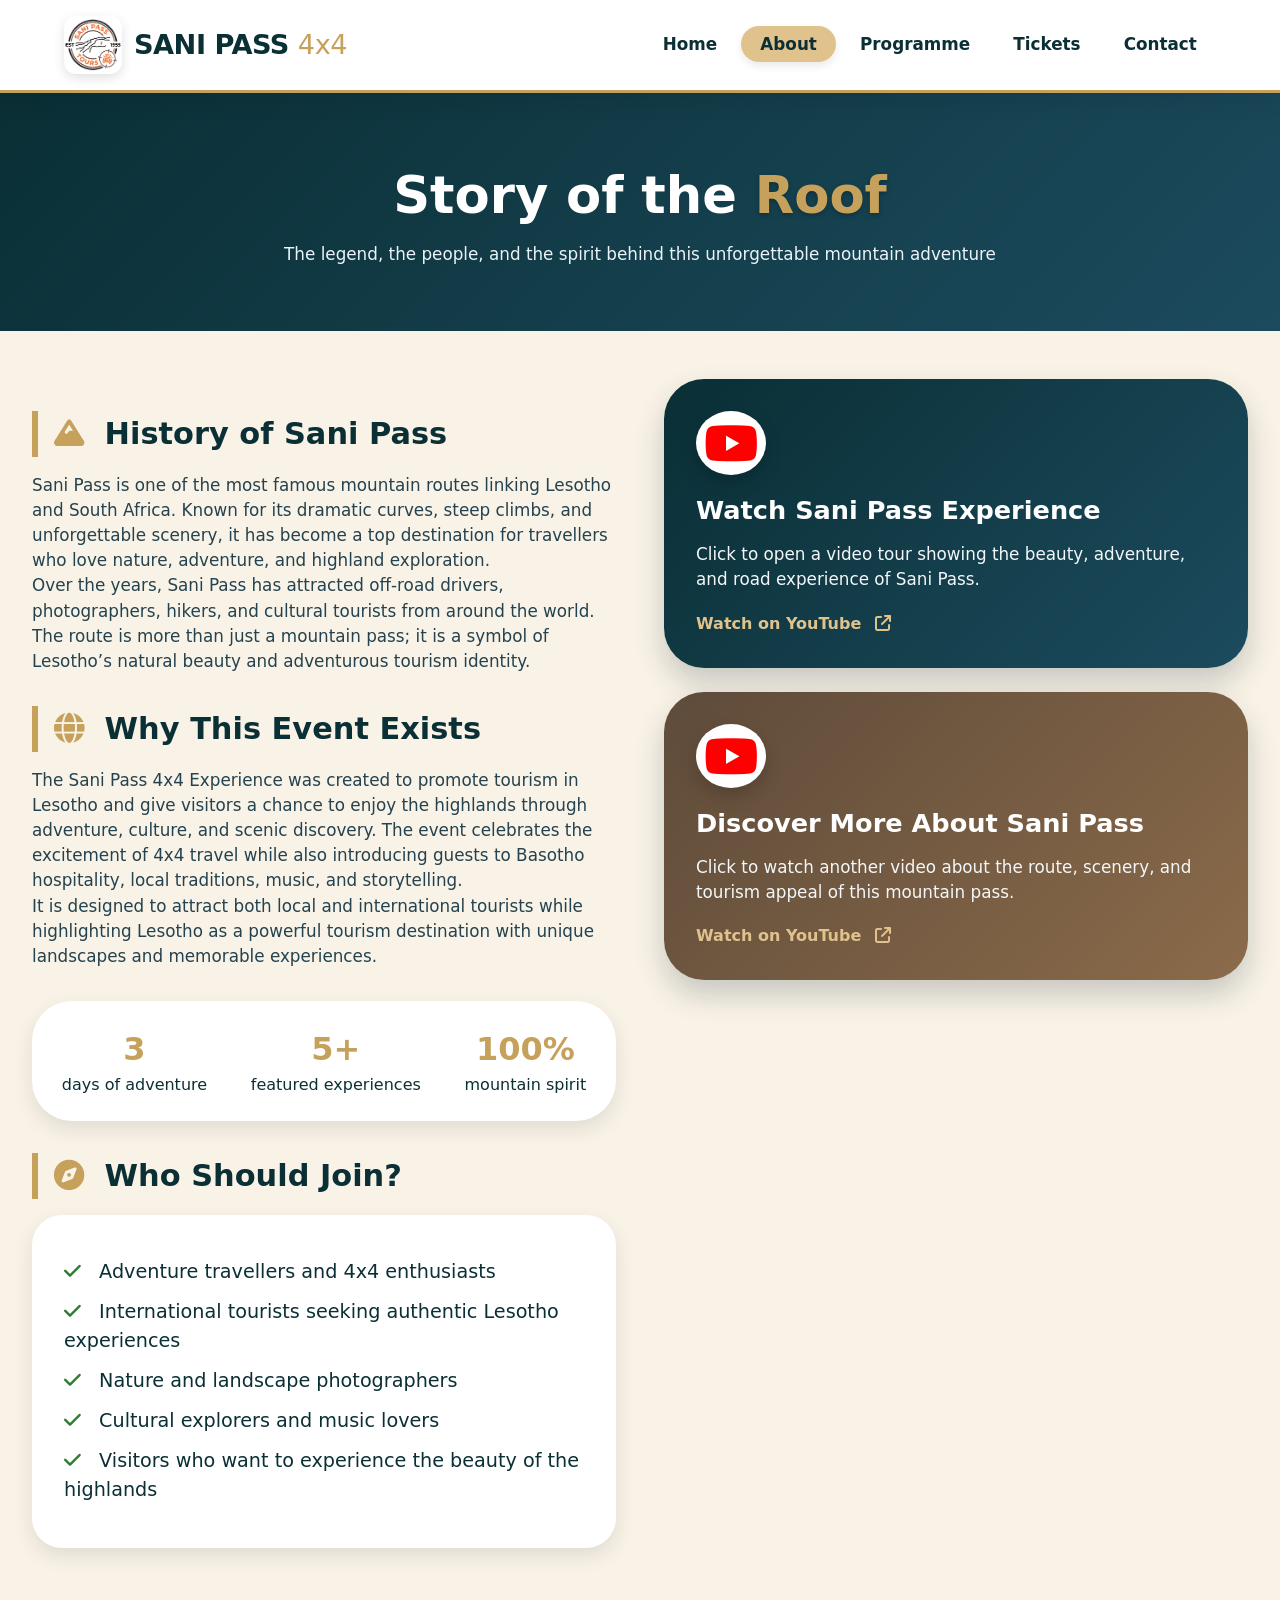
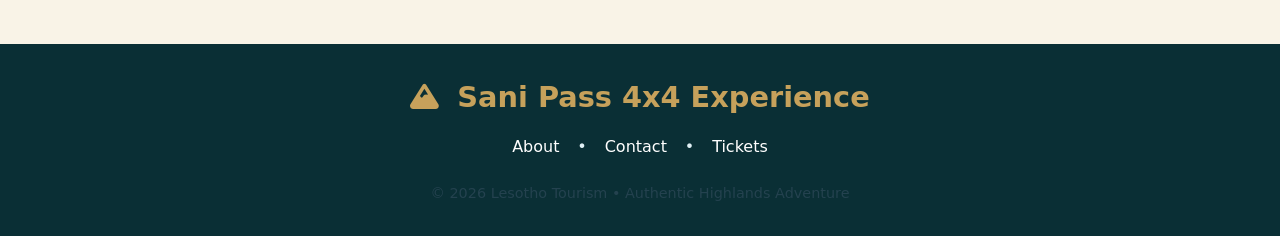
<file: about.html>
<!DOCTYPE html>
<html lang="en">
<head>
    <meta charset="UTF-8">
    <meta name="viewport" content="width=device-width, initial-scale=1.0">
    <title>About | Sani Pass 4x4</title>
    <link rel="stylesheet" href="https://cdnjs.cloudflare.com/ajax/libs/font-awesome/6.5.1/css/all.min.css">
    <link rel="stylesheet" href="style.css">
</head>
<body>
    <header>
        <div class="logo">
            <img src="images/logo.png" alt="Sani Pass Lesotho Private Tours Logo" class="logo-image">
            <span>SANI PASS <span class="logo-light">4x4</span></span>
        </div>

        <nav>
            <ul>
                <li><a href="index.html">Home</a></li>
                <li><a href="about.html" class="active">About</a></li>
                <li><a href="programme.html">Programme</a></li>
                <li><a href="tickets.html">Tickets</a></li>
                <li><a href="contact.html">Contact</a></li>
            </ul>
        </nav>
    </header>

    <main>
        <section class="page-header">
            <h1>Story of the <span class="text-gold">Roof</span></h1>
            <p>The legend, the people, and the spirit behind this unforgettable mountain adventure</p>
        </section>

        <div class="container about-wrapper">
            <div class="about-text-block">
                <h2><i class="fa-solid fa-mountain"></i> History of Sani Pass</h2>
                <p>
                    Sani Pass is one of the most famous mountain routes linking Lesotho and South Africa.
                    Known for its dramatic curves, steep climbs, and unforgettable scenery, it has become
                    a top destination for travellers who love nature, adventure, and highland exploration.
                </p>

                <p>
                    Over the years, Sani Pass has attracted off-road drivers, photographers, hikers,
                    and cultural tourists from around the world. The route is more than just a mountain pass;
                    it is a symbol of Lesotho’s natural beauty and adventurous tourism identity.
                </p>
                
                <h2><i class="fa-solid fa-globe"></i> Why This Event Exists</h2>
                <p>
                    The Sani Pass 4x4 Experience was created to promote tourism in Lesotho and give visitors
                    a chance to enjoy the highlands through adventure, culture, and scenic discovery.
                    The event celebrates the excitement of 4x4 travel while also introducing guests to
                    Basotho hospitality, local traditions, music, and storytelling.
                </p>

                <p>
                    It is designed to attract both local and international tourists while highlighting
                    Lesotho as a powerful tourism destination with unique landscapes and memorable experiences.
                </p>

                <div class="impact-stats">
                    <div>
                        <span class="stat-number">3</span>
                        <span>days of adventure</span>
                    </div>
                    <div>
                        <span class="stat-number">5+</span>
                        <span>featured experiences</span>
                    </div>
                    <div>
                        <span class="stat-number">100%</span>
                        <span>mountain spirit</span>
                    </div>
                </div>

                <h2><i class="fa-solid fa-compass"></i> Who Should Join?</h2>
                <ul class="check-list">
                    <li><i class="fa-solid fa-check"></i> Adventure travellers and 4x4 enthusiasts</li>
                    <li><i class="fa-solid fa-check"></i> International tourists seeking authentic Lesotho experiences</li>
                    <li><i class="fa-solid fa-check"></i> Nature and landscape photographers</li>
                    <li><i class="fa-solid fa-check"></i> Cultural explorers and music lovers</li>
                    <li><i class="fa-solid fa-check"></i> Visitors who want to experience the beauty of the highlands</li>
                </ul>
            </div>

            <div class="about-image-stack">
                <a href="https://youtu.be/6qPSm71dCRs?si=W6N2Muh5PGU_of45" target="_blank" class="video-card">
                    <div class="video-card-inner">
                        <div class="video-icon">
                            <i class="fa-brands fa-youtube"></i>
                        </div>
                        <h3>Watch Sani Pass Experience</h3>
                        <p>Click to open a video tour showing the beauty, adventure, and road experience of Sani Pass.</p>
                        <span class="video-link-text">Watch on YouTube <i class="fa-solid fa-arrow-up-right-from-square"></i></span>
                    </div>
                </a>

                <a href="https://youtu.be/giAut-u_QPY?si=HbiwRBv2x0h_iF8l" target="_blank" class="video-card video-card-secondary">
                    <div class="video-card-inner">
                        <div class="video-icon">
                            <i class="fa-brands fa-youtube"></i>
                        </div>
                        <h3>Discover More About Sani Pass</h3>
                        <p>Click to watch another video about the route, scenery, and tourism appeal of this mountain pass.</p>
                        <span class="video-link-text">Watch on YouTube <i class="fa-solid fa-arrow-up-right-from-square"></i></span>
                    </div>
                </a>
            </div>
        </div>
    </main>

    <footer>
        <div class="footer-content">
            <div class="footer-logo"><i class="fa-solid fa-mountain"></i> Sani Pass 4x4 Experience</div>
            <div class="footer-links">
                <a href="about.html">About</a> • <a href="contact.html">Contact</a> • <a href="tickets.html">Tickets</a>
            </div>
            <p class="footer-copy">© 2026 Lesotho Tourism • Authentic Highlands Adventure</p>
        </div>
    </footer>
</body>
</html>
</file>
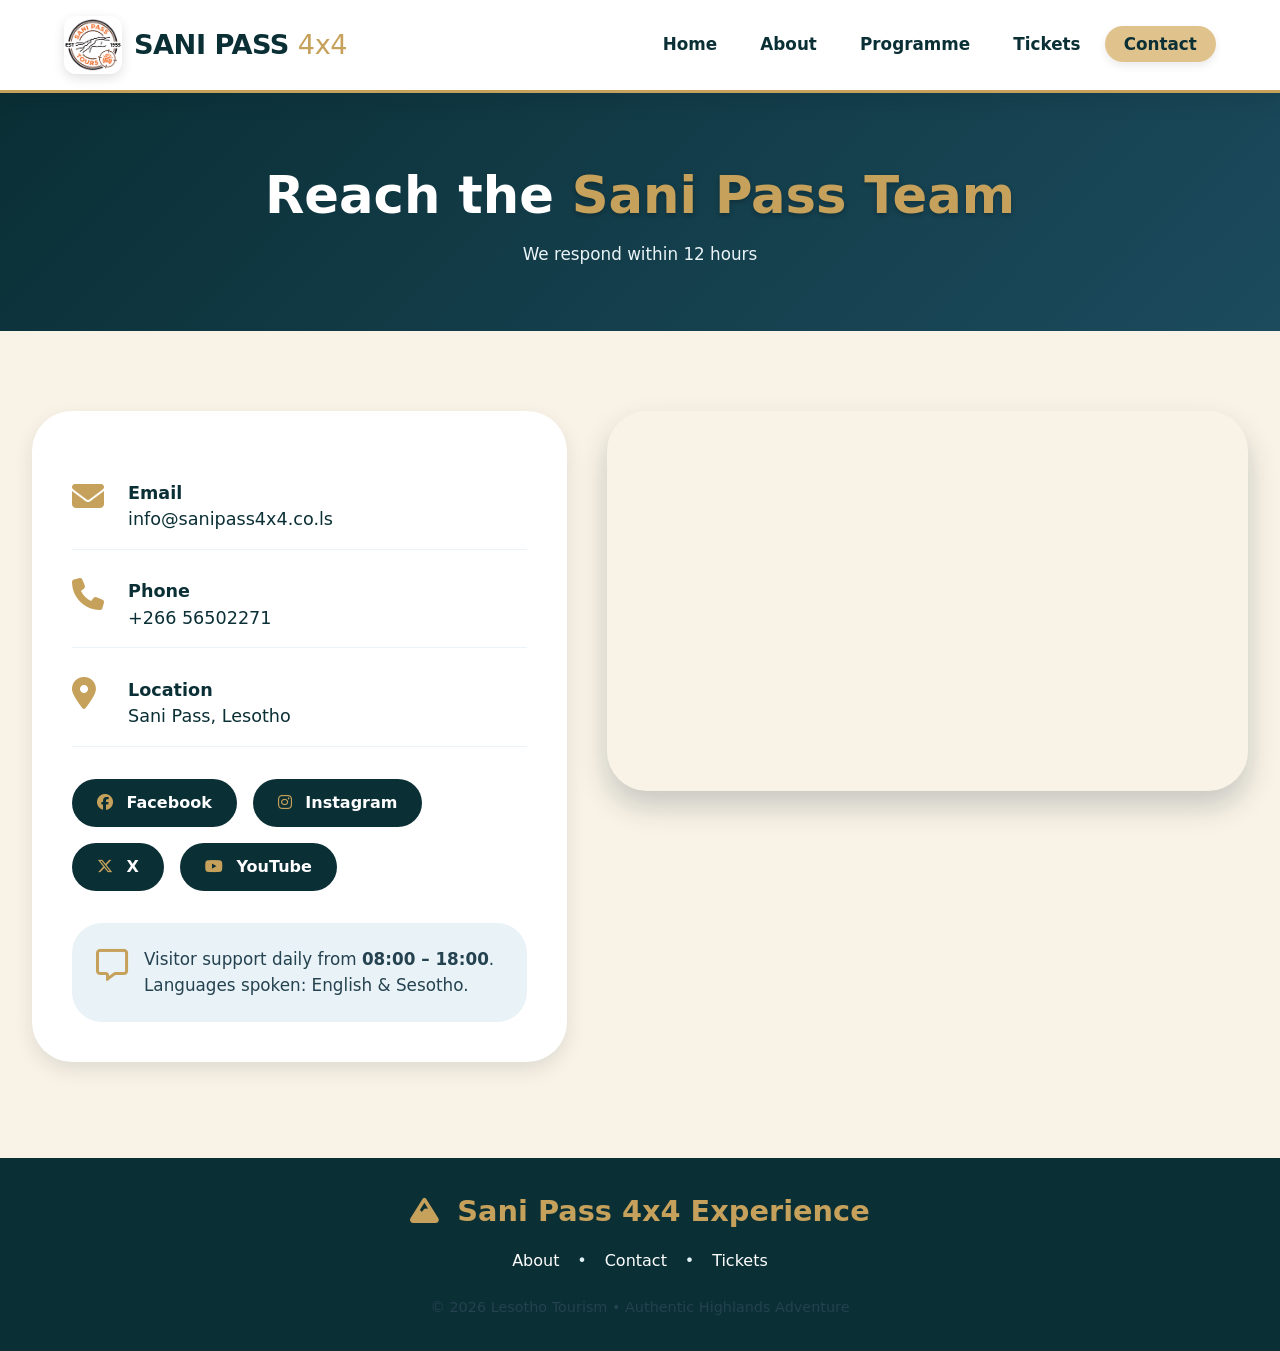
<file: contact.html>
<!DOCTYPE html>
<html lang="en">
<head>
<meta charset="UTF-8">
<meta name="viewport" content="width=device-width, initial-scale=1.0">
<title>Contact | Sani Pass 4x4</title>

<link rel="stylesheet" href="https://cdnjs.cloudflare.com/ajax/libs/font-awesome/6.5.1/css/all.min.css">
<link rel="stylesheet" href="style.css">

</head>
<body>

<header>

<div class="logo">
<img src="images/logo.png" alt="Sani Pass Logo" class="logo-image">
<span>SANI PASS <span class="logo-light">4x4</span></span>
</div>

<nav>
<ul>
<li><a href="index.html">Home</a></li>
<li><a href="about.html">About</a></li>
<li><a href="programme.html">Programme</a></li>
<li><a href="tickets.html">Tickets</a></li>
<li><a href="contact.html" class="active">Contact</a></li>
</ul>
</nav>

</header>

<main>

<section class="page-header">
<h1>Reach the <span class="text-gold">Sani Pass Team</span></h1>
<p>We respond within 12 hours</p>
</section>

<div class="container contact-grid">

<div class="contact-details">

<div class="detail-item">
<div class="icon"><i class="fa-solid fa-envelope"></i></div>
<div>
<strong>Email</strong><br>
info@sanipass4x4.co.ls
</div>
</div>

<div class="detail-item">
<div class="icon"><i class="fa-solid fa-phone"></i></div>
<div>
<strong>Phone</strong><br>
+266 56502271
</div>
</div>

<div class="detail-item">
<div class="icon"><i class="fa-solid fa-location-dot"></i></div>
<div>
<strong>Location</strong><br>
Sani Pass, Lesotho
</div>
</div>

<div class="social-row">

<a href="https://facebook.com" target="_blank" class="social-icon">
<i class="fa-brands fa-facebook"></i> Facebook
</a>

<a href="https://instagram.com" target="_blank" class="social-icon">
<i class="fa-brands fa-instagram"></i> Instagram
</a>

<a href="https://x.com" target="_blank" class="social-icon">
<i class="fa-brands fa-x-twitter"></i> X
</a>

<a href="https://youtube.com" target="_blank" class="social-icon">
<i class="fa-brands fa-youtube"></i> YouTube
</a>

</div>

<div class="support-box">
<div class="icon"><i class="fa-regular fa-message"></i></div>
<p>
Visitor support daily from <strong>08:00 – 18:00</strong>.<br>
Languages spoken: English & Sesotho.
</p>
</div>

</div>

<div class="map-container">

<iframe
src="https://www.google.com/maps?q=Sani%20Pass%20Lesotho&output=embed"
allowfullscreen=""
loading="lazy">
</iframe>

</div>

</div>

</main>

<footer>

<div class="footer-content">

<div class="footer-logo">
<i class="fa-solid fa-mountain"></i> Sani Pass 4x4 Experience
</div>

<div class="footer-links">
<a href="about.html">About</a> •
<a href="contact.html">Contact</a> •
<a href="tickets.html">Tickets</a>
</div>

<p class="footer-copy">
© 2026 Lesotho Tourism • Authentic Highlands Adventure
</p>

</div>

</footer>

</body>
</html>
</file>
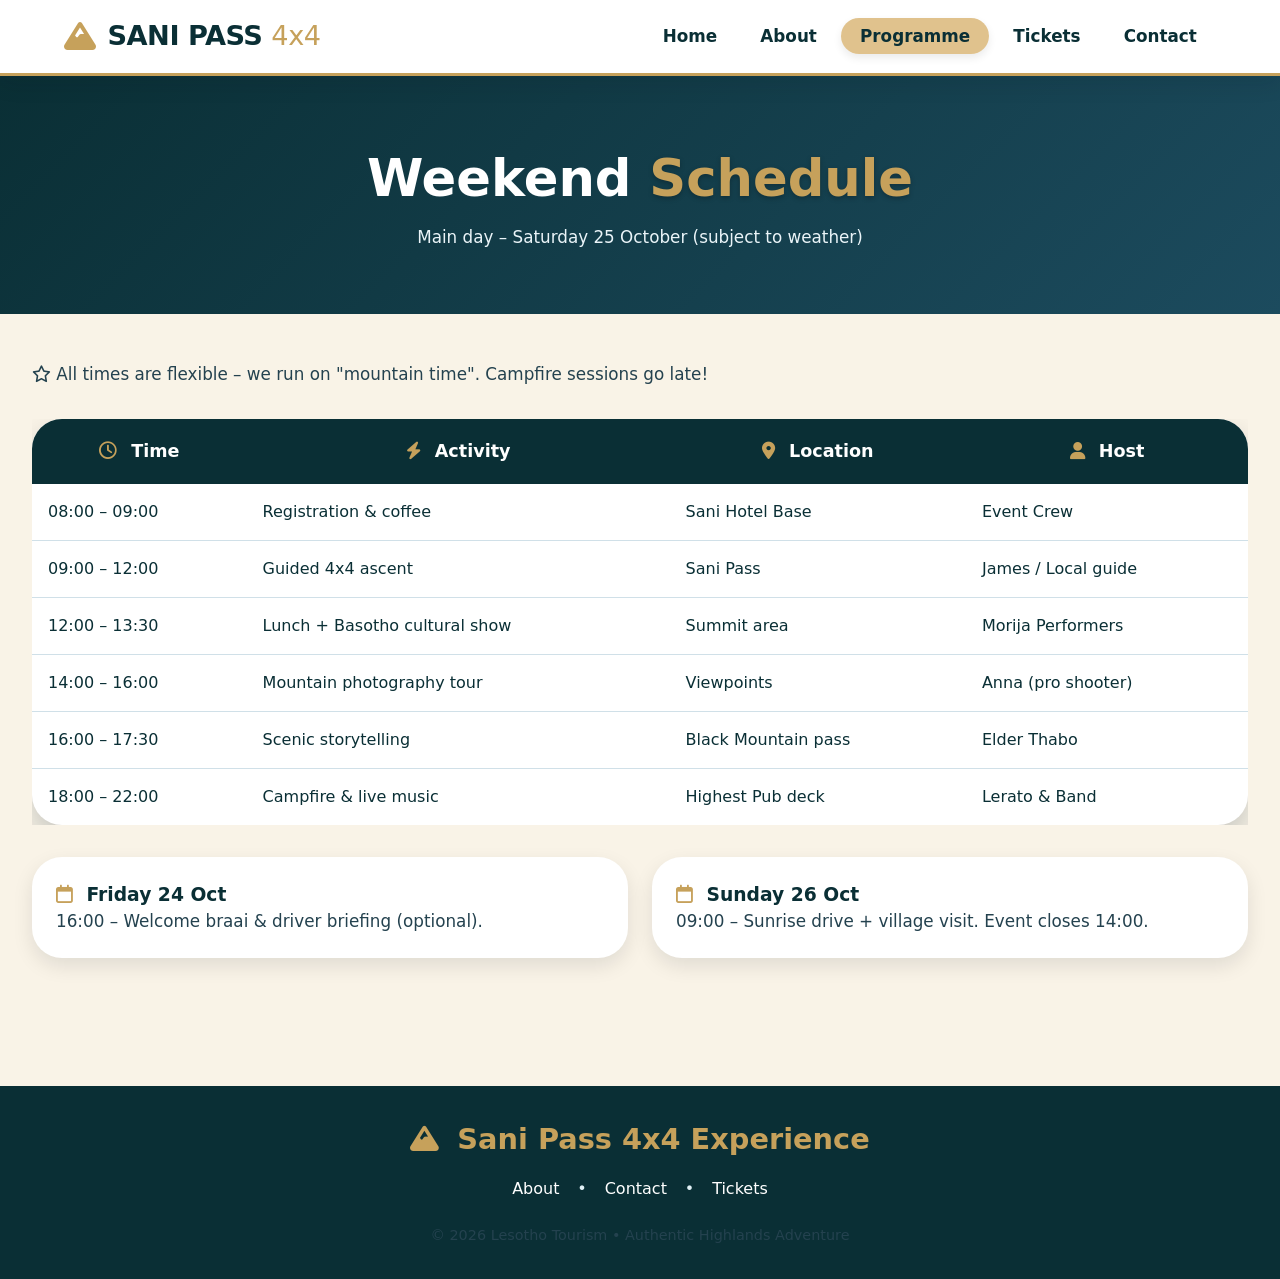
<file: programme.html>
<!-- ========== programme.html ========== -->
<!DOCTYPE html>
<html lang="en">
<head>
    <meta charset="UTF-8">
    <meta name="viewport" content="width=device-width, initial-scale=1.0">
    <title>Programme | Sani Pass 4x4</title>
    <!-- Font Awesome 6 CDN -->
    <link rel="stylesheet" href="https://cdnjs.cloudflare.com/ajax/libs/font-awesome/6.5.1/css/all.min.css">
    <link rel="stylesheet" href="style.css">
</head>
<body>
    <header>
        <div class="logo">
            <i class="fa-solid fa-mountain logo-icon"></i> 
            <span>SANI PASS <span class="logo-light">4x4</span></span>
        </div>
        <nav>
            <ul>
                <li><a href="index.html">Home</a></li>
                <li><a href="about.html">About</a></li>
                <li><a href="programme.html" class="active">Programme</a></li>
                <li><a href="tickets.html">Tickets</a></li>
                <li><a href="contact.html">Contact</a></li>
            </ul>
        </nav>
    </header>

    <main>
        <section class="page-header">
            <h1>Weekend <span class="text-gold">Schedule</span></h1>
            <p>Main day – Saturday 25 October (subject to weather)</p>
        </section>

        <div class="container">
            <div class="schedule-intro">
                <p><i class="fa-regular fa-star"></i> All times are flexible – we run on "mountain time". Campfire sessions go late!</p>
            </div>

            <div class="table-container">
                <table class="programme-table">
                    <thead>
                        <tr><th><i class="fa-regular fa-clock"></i> Time</th><th><i class="fa-solid fa-bolt"></i> Activity</th><th><i class="fa-solid fa-location-dot"></i> Location</th><th><i class="fa-solid fa-user"></i> Host</th></tr>
                    </thead>
                    <tbody>
                        <tr><td>08:00 – 09:00</td><td>Registration & coffee</td><td>Sani Hotel Base</td><td>Event Crew</td></tr>
                        <tr><td>09:00 – 12:00</td><td>Guided 4x4 ascent</td><td>Sani Pass</td><td>James / Local guide</td></tr>
                        <tr><td>12:00 – 13:30</td><td>Lunch + Basotho cultural show</td><td>Summit area</td><td>Morija Performers</td></tr>
                        <tr><td>14:00 – 16:00</td><td>Mountain photography tour</td><td>Viewpoints</td><td>Anna (pro shooter)</td></tr>
                        <tr><td>16:00 – 17:30</td><td>Scenic storytelling</td><td>Black Mountain pass</td><td>Elder Thabo</td></tr>
                        <tr><td>18:00 – 22:00</td><td>Campfire & live music</td><td>Highest Pub deck</td><td>Lerato & Band</td></tr>
                    </tbody>
                </table>
            </div>

            <div class="extra-days">
                <div class="day-card">
                    <h3><i class="fa-regular fa-calendar"></i> Friday 24 Oct</h3>
                    <p>16:00 – Welcome braai & driver briefing (optional).</p>
                </div>
                <div class="day-card">
                    <h3><i class="fa-regular fa-calendar"></i> Sunday 26 Oct</h3>
                    <p>09:00 – Sunrise drive + village visit. Event closes 14:00.</p>
                </div>
            </div>
        </div>
    </main>

    <footer>
        <div class="footer-content">
            <div class="footer-logo"><i class="fa-solid fa-mountain"></i> Sani Pass 4x4 Experience</div>
            <div class="footer-links">
                <a href="about.html">About</a> • <a href="contact.html">Contact</a> • <a href="tickets.html">Tickets</a>
            </div>
            <p class="footer-copy">© 2026 Lesotho Tourism • Authentic Highlands Adventure</p>
        </div>
    </footer>
</body>
</html>
</file>
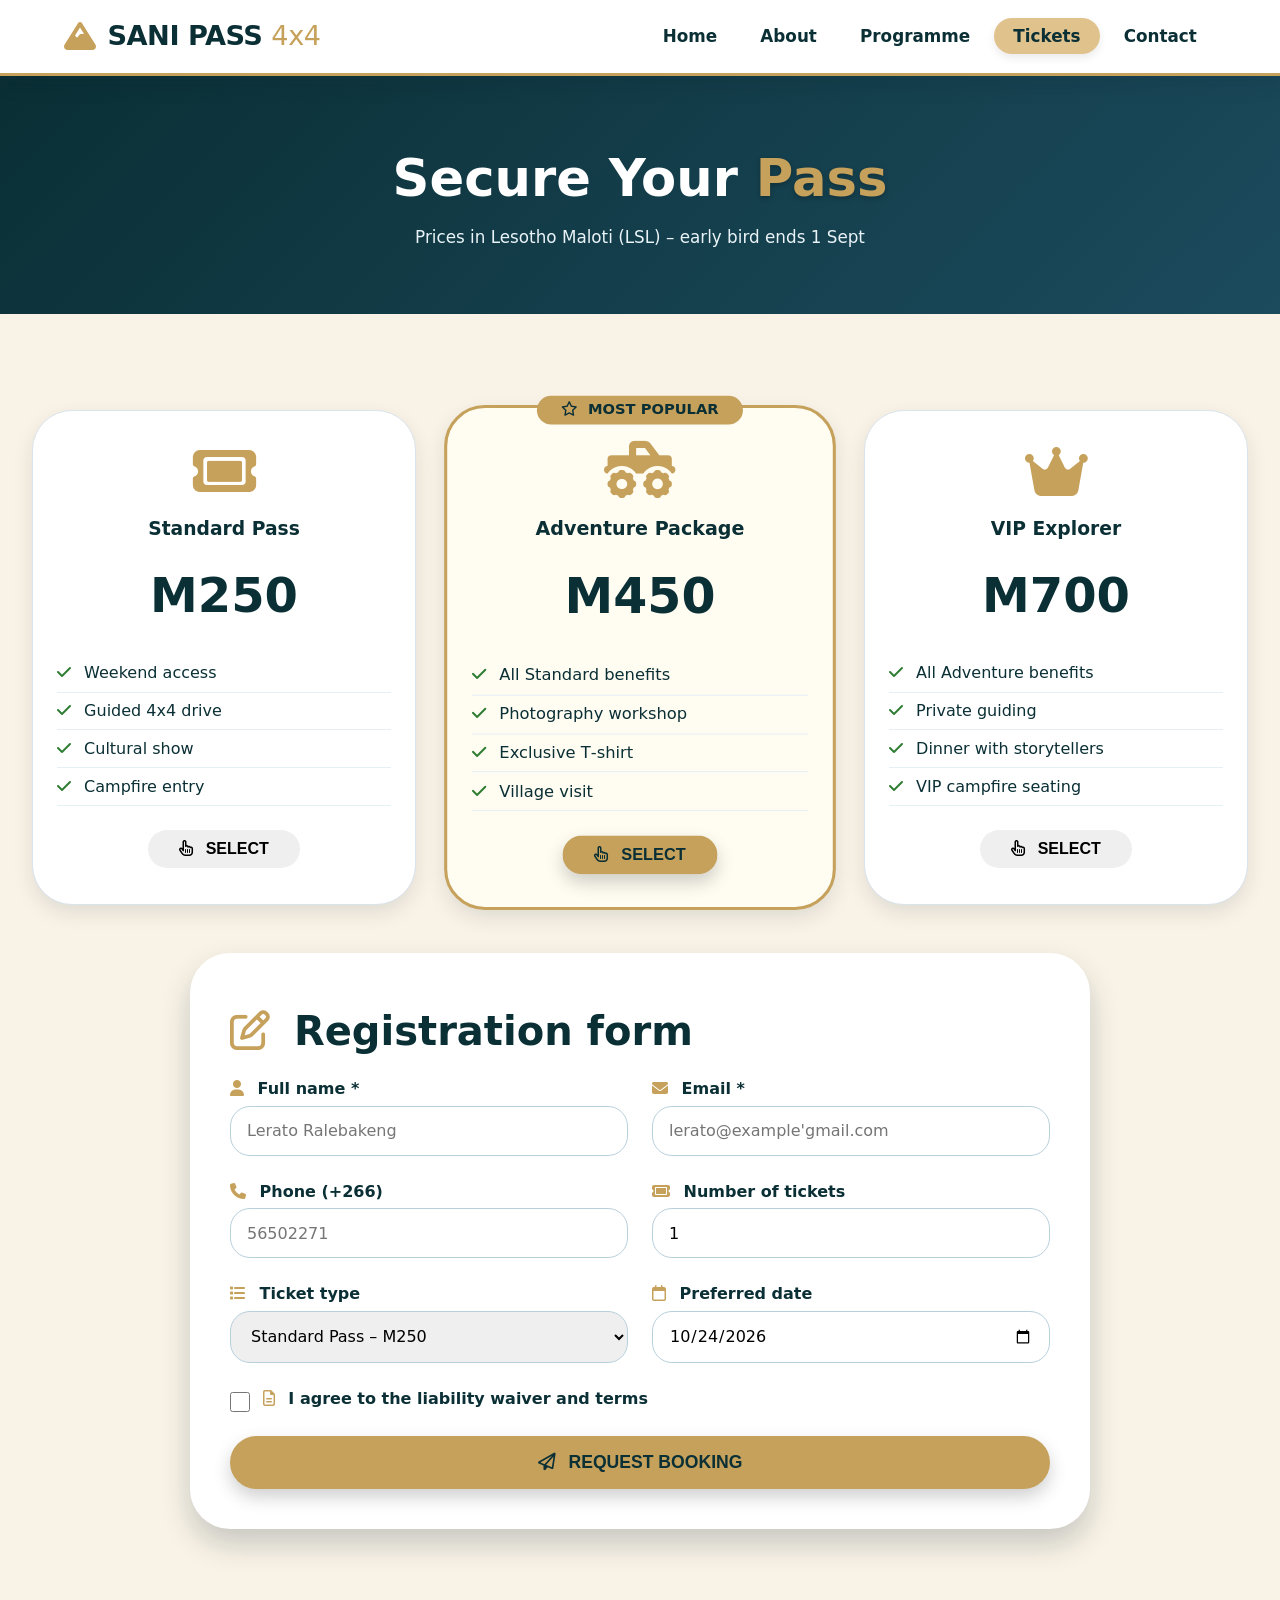
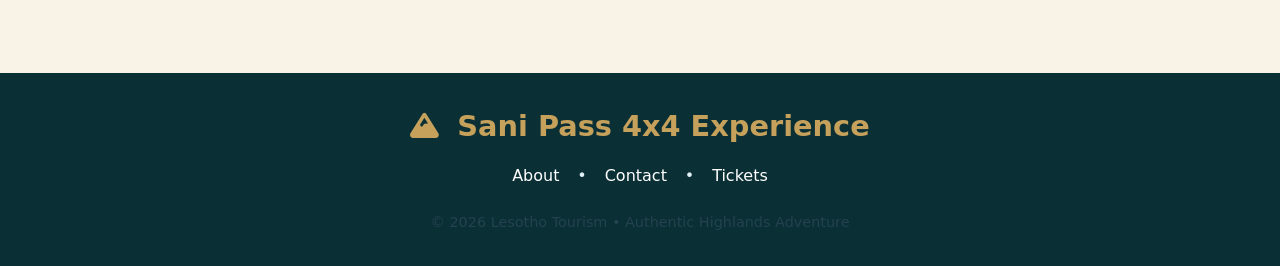
<file: tickets.html>
<!-- ========== tickets.html ========== -->
<!DOCTYPE html>
<html lang="en">
<head>
    <meta charset="UTF-8">
    <meta name="viewport" content="width=device-width, initial-scale=1.0">
    <title>Tickets | Sani Pass 4x4</title>
    <!-- Font Awesome 6 CDN -->
    <link rel="stylesheet" href="https://cdnjs.cloudflare.com/ajax/libs/font-awesome/6.5.1/css/all.min.css">
    <link rel="stylesheet" href="style.css">
</head>
<body>
    <header>
        <div class="logo">
            <i class="fa-solid fa-mountain logo-icon"></i> 
            <span>SANI PASS <span class="logo-light">4x4</span></span>
        </div>
        <nav>
            <ul>
                <li><a href="index.html">Home</a></li>
                <li><a href="about.html">About</a></li>
                <li><a href="programme.html">Programme</a></li>
                <li><a href="tickets.html" class="active">Tickets</a></li>
                <li><a href="contact.html">Contact</a></li>
            </ul>
        </nav>
    </header>

    <main>
        <section class="page-header">
            <h1>Secure Your <span class="text-gold">Pass</span></h1>
            <p>Prices in Lesotho Maloti (LSL) – early bird ends 1 Sept</p>
        </section>

        <div class="container">
            <div class="pricing-row">
                <div class="pricing-card">
                    <div class="icon"><i class="fa-solid fa-ticket"></i></div>
                    <h3>Standard Pass</h3>
                    <div class="price">M250</div>
                    <ul>
                        <li><i class="fa-solid fa-check"></i> Weekend access</li>
                        <li><i class="fa-solid fa-check"></i> Guided 4x4 drive</li>
                        <li><i class="fa-solid fa-check"></i> Cultural show</li>
                        <li><i class="fa-solid fa-check"></i> Campfire entry</li>
                    </ul>
                    <button class="btn btn-small"><i class="fa-regular fa-hand-pointer"></i> SELECT</button>
                </div>
                <div class="pricing-card featured">
                    <div class="badge"><i class="fa-regular fa-star"></i> MOST POPULAR</div>
                    <div class="icon"><i class="fa-solid fa-truck-monster"></i></div>
                    <h3>Adventure Package</h3>
                    <div class="price">M450</div>
                    <ul>
                        <li><i class="fa-solid fa-check"></i> All Standard benefits</li>
                        <li><i class="fa-solid fa-check"></i> Photography workshop</li>
                        <li><i class="fa-solid fa-check"></i> Exclusive T‑shirt</li>
                        <li><i class="fa-solid fa-check"></i> Village visit</li>
                    </ul>
                    <button class="btn btn-primary btn-small"><i class="fa-regular fa-hand-pointer"></i> SELECT</button>
                </div>
                <div class="pricing-card">
                    <div class="icon"><i class="fa-solid fa-crown"></i></div>
                    <h3>VIP Explorer</h3>
                    <div class="price">M700</div>
                    <ul>
                        <li><i class="fa-solid fa-check"></i> All Adventure benefits</li>
                        <li><i class="fa-solid fa-check"></i> Private guiding</li>
                        <li><i class="fa-solid fa-check"></i> Dinner with storytellers</li>
                        <li><i class="fa-solid fa-check"></i> VIP campfire seating</li>
                    </ul>
                    <button class="btn btn-small"><i class="fa-regular fa-hand-pointer"></i> SELECT</button>
                </div>
            </div>

            <!-- Registration Form -->
            <div class="form-wrapper">
                <h2><i class="fa-regular fa-pen-to-square"></i> Registration form</h2>
                <form>
                    <div class="form-row">
                        <label><i class="fa-solid fa-user"></i> Full name *<input type="text" placeholder="Lerato Ralebakeng" required></label>
                        <label><i class="fa-solid fa-envelope"></i> Email *<input type="email" placeholder="lerato@example'gmail.com" required></label>
                    </div>
                    <div class="form-row">
                        <label><i class="fa-solid fa-phone"></i> Phone (+266)<input type="tel" placeholder="56502271"></label>
                        <label><i class="fa-solid fa-ticket"></i> Number of tickets<input type="number" min="1" value="1"></label>
                    </div>
                    <div class="form-row">
                        <label><i class="fa-solid fa-list"></i> Ticket type
                            <select>
                                <option>Standard Pass – M250</option>
                                <option>Adventure Package – M450</option>
                                <option>VIP Explorer – M700</option>
                            </select>
                        </label>
                        <label><i class="fa-regular fa-calendar"></i> Preferred date
                            <input type="date" value="2026-10-24">
                        </label>
                    </div>
                    <div class="form-check">
                        <input type="checkbox" id="terms"> 
                        <label for="terms"><i class="fa-regular fa-file-lines"></i> I agree to the liability waiver and terms</label>
                    </div>
                    <button type="submit" class="btn btn-primary btn-block"><i class="fa-regular fa-paper-plane"></i> REQUEST BOOKING</button>
                   
                </form>
            </div>
        </div>
    </main>

    <footer>
        <div class="footer-content">
            <div class="footer-logo"><i class="fa-solid fa-mountain"></i> Sani Pass 4x4 Experience</div>
            <div class="footer-links">
                <a href="about.html">About</a> • <a href="contact.html">Contact</a> • <a href="tickets.html">Tickets</a>
            </div>
            <p class="footer-copy">© 2026 Lesotho Tourism • Authentic Highlands Adventure</p>
        </div>
    </footer>
</body>

</html>
</file>
<file: style.css>
:root {
  --deep-blue: #0a2f35;
  --earth-brown: #5e4b3a;
  --gold: #c6a15b;
  --gold-light: #e0c28d;
  --cream: #f9f3e7;
  --mist: #d9e2e8;
  --white: #ffffff;
  --shadow-sm: 0 8px 20px rgba(0,20,30,0.1);
  --shadow-md: 0 15px 30px rgba(0,25,40,0.2);
  --transition: all 0.3s ease;
}

html {
  scroll-behavior: smooth;
}

* {
  margin: 0;
  padding: 0;
  box-sizing: border-box;
}

body {
  font-family: 'Inter', 'Segoe UI', Roboto, system-ui, sans-serif;
  background-color: var(--cream);
  color: var(--deep-blue);
  line-height: 1.5;
}

p {
  font-size: 1.05rem;
  color: #24424f;
}

/* header */
header {
  background: var(--white);
  box-shadow: var(--shadow-sm);
  padding: 1rem 5%;
  display: flex;
  align-items: center;
  justify-content: space-between;
  flex-wrap: wrap;
  position: sticky;
  top: 0;
  z-index: 100;
  border-bottom: 3px solid var(--gold);
}

.logo {
  font-size: 1.7rem;
  font-weight: 700;
  color: var(--deep-blue);
  letter-spacing: -0.5px;
  display: flex;
  align-items: center;
  gap: 12px;
}

.logo-image {
  width: 58px;
  height: 58px;
  object-fit: contain;
  border-radius: 12px;
  background: var(--white);
  box-shadow: 0 4px 12px rgba(0,0,0,0.12);
}

.logo-icon {
  font-size: 2rem;
  color: var(--gold);
}

.logo-light {
  font-weight: 400;
  color: var(--gold);
}

nav ul {
  display: flex;
  gap: 0.3rem;
  list-style: none;
  flex-wrap: wrap;
}

nav a {
  text-decoration: none;
  color: var(--deep-blue);
  font-weight: 600;
  padding: 0.5rem 1.2rem;
  border-radius: 40px;
  transition: var(--transition);
  font-size: 1.05rem;
}

nav a:hover,
nav a.active {
  background-color: var(--gold-light);
  color: var(--deep-blue);
  box-shadow: 0 4px 8px #00000015;
}

/* hero */
.hero {
  min-height: 85vh;
  position: relative;
  display: flex;
  align-items: center;
  justify-content: center;
  text-align: center;
  color: white;
  overflow: hidden;
}

.hero-video {
  position: absolute;
  top: 0;
  left: 0;
  width: 100%;
  height: 100%;
  object-fit: contain;
  background: black;
  z-index: 1;
}

.hero-overlay {
  position: absolute;
  inset: 0;
  background: linear-gradient(135deg, rgba(10, 40, 55, 0.82) 0%, rgba(10, 40, 55, 0.45) 100%);
  z-index: 2;
}

.hero-content {
  position: relative;
  z-index: 3;
  max-width: 1000px;
  padding: 2.5rem;
  background: rgba(10, 40, 53, 0.08);
  backdrop-filter: blur(6px);
  border-radius: 40px;
  box-shadow: 0 30px 50px rgba(0,0,0,0.4);
  border: 1px solid var(--gold);
  animation: floatIn 1s ease;
}

@keyframes floatIn {
  0% { opacity: 0; transform: translateY(30px); }
  100% { opacity: 1; transform: translateY(0); }
}

.hero-badge {
  background: var(--gold);
  color: var(--deep-blue);
  padding: 0.3rem 1.5rem;
  border-radius: 40px;
  font-weight: 700;
  font-size: 0.9rem;
  letter-spacing: 1px;
  display: inline-block;
  margin-bottom: 1rem;
}

.hero-badge i {
  margin-right: 6px;
  color: var(--deep-blue);
}

.hero h1 {
  font-size: clamp(2.5rem, 8vw, 5rem);
  font-weight: 800;
  text-shadow: 2px 2px 5px black;
  line-height: 1.1;
}

.subtitle {
  color: #f7f7f7;
  font-size: 1.2rem;
  margin-top: 0.8rem;
}

.text-gold {
  color: var(--gold);
  text-shadow: 0 2px 5px #00000040;
}

.hero-stats {
  display: flex;
  gap: 2rem;
  justify-content: center;
  margin: 1.8rem 0;
  flex-wrap: wrap;
  font-size: 1.2rem;
}

.hero-stats span {
  color: white;
}

.stat-icon {
  margin-right: 0.5rem;
  color: var(--gold);
}

.hero-buttons {
  display: flex;
  gap: 1rem;
  justify-content: center;
  flex-wrap: wrap;
}

.btn {
  display: inline-block;
  padding: 0.9rem 2.5rem;
  border-radius: 60px;
  font-weight: 700;
  text-decoration: none;
  transition: var(--transition);
  border: 2px solid transparent;
  font-size: 1.1rem;
  cursor: pointer;
}

.btn i {
  margin-right: 8px;
}

.btn-primary {
  background: var(--gold);
  color: var(--deep-blue);
  box-shadow: 0 8px 18px #00000030;
}

.btn-primary:hover {
  background: #dbb168;
  transform: scale(1.05) translateY(-2px);
  box-shadow: 0 15px 25px black;
}

.btn-outline {
  background: transparent;
  color: white;
  border: 2px solid var(--gold);
}

.btn-outline:hover {
  background: var(--gold);
  color: var(--deep-blue);
  transform: translateY(-2px);
}

.btn-small {
  padding: 0.5rem 1.8rem;
  font-size: 1rem;
}

.btn-block {
  width: 100%;
}

/* containers */
.container {
  max-width: 1300px;
  margin: 0 auto;
  padding: 3rem 2rem;
}

.section-header {
  text-align: center;
  margin-bottom: 2rem;
}

.section-subtitle {
  color: var(--earth-brown);
  text-transform: uppercase;
  letter-spacing: 4px;
  font-weight: 600;
  font-size: 0.9rem;
}

h2 {
  font-size: 2.5rem;
  margin: 0.5rem 0 1rem;
  color: var(--deep-blue);
}

.lead {
  font-size: 1.25rem;
  color: #2d4b5a;
  max-width: 800px;
  margin: 0 auto;
}

.text-center {
  text-align: center;
}

/* features */
.features-grid {
  display: grid;
  grid-template-columns: repeat(auto-fit, minmax(220px, 1fr));
  gap: 2rem;
  margin-top: 2rem;
}

.feature-card {
  background: var(--white);
  padding: 2rem 1.5rem;
  border-radius: 30px;
  text-align: center;
  box-shadow: var(--shadow-sm);
  transition: var(--transition);
  border-bottom: 4px solid transparent;
}

.feature-card:hover {
  transform: translateY(-8px);
  border-bottom-color: var(--gold);
  box-shadow: var(--shadow-md);
}

/* Icon styling */
.icon i {
  font-size: 3.5rem;
  color: var(--gold);
  margin-bottom: 1rem;
  transition: var(--transition);
}

.feature-card:hover .icon i,
.pricing-card:hover .icon i,
.detail-item:hover .icon i {
  transform: scale(1.15);
  color: #1b5e20;
}

/* gallery */
.gallery-grid {
  display: grid;
  grid-template-columns: repeat(auto-fit, minmax(280px, 1fr));
  gap: 1.5rem;
  margin: 2rem 0;
}

.gallery-item {
  position: relative;
  border-radius: 30px;
  overflow: hidden;
  aspect-ratio: 4/3;
  box-shadow: var(--shadow-sm);
  background: #d0dce4;
}

.slideshow {
  position: relative;
}

.slide {
  position: absolute;
  inset: 0;
  width: 100%;
  height: 100%;
  object-fit: cover;
  opacity: 0;
  transition: opacity 1s ease-in-out, transform 0.5s ease;
}

.slide.active {
  opacity: 1;
  z-index: 1;
}

.gallery-item:hover .slide.active {
  transform: scale(1.05);
}

.overlay {
  position: absolute;
  bottom: 0;
  left: 0;
  right: 0;
  background: linear-gradient(transparent, var(--deep-blue));
  color: white;
  padding: 1.5rem 1rem 0.8rem;
  font-weight: 600;
  font-size: 1.2rem;
  opacity: 0.95;
  z-index: 2;
}

.overlay i {
  margin-right: 8px;
  color: var(--gold);
}

/* about page */
.page-header {
  background: linear-gradient(135deg, var(--deep-blue) 0%, #1c4b5e 100%);
  color: white;
  text-align: center;
  padding: 4rem 2rem;
}

.page-header h1 {
  font-size: 3.2rem;
  margin-bottom: 0.5rem;
}

.page-header p {
  color: #eaf4f8;
}

.about-wrapper {
  display: grid;
  grid-template-columns: 1fr 1fr;
  gap: 3rem;
  align-items: start;
}

.about-text-block h2 {
  margin-top: 2rem;
  font-size: 1.9rem;
  border-left: 6px solid var(--gold);
  padding-left: 1rem;
}

.about-text-block h2 i {
  color: var(--gold);
  margin-right: 10px;
}

.impact-stats {
  display: flex;
  gap: 2rem;
  margin: 2rem 0;
  justify-content: space-around;
  background: white;
  padding: 1.5rem;
  border-radius: 40px;
  box-shadow: var(--shadow-sm);
}

.impact-stats div {
  text-align: center;
}

.stat-number {
  font-size: 2rem;
  font-weight: 800;
  color: var(--gold);
  display: block;
}

.impact-stats i {
  color: var(--gold);
  margin: 0 4px;
}

.check-list {
  list-style: none;
  background: white;
  padding: 2rem;
  border-radius: 30px;
  box-shadow: var(--shadow-sm);
}

.check-list li {
  margin: 0.7rem 0;
  font-size: 1.2rem;
}

.check-list i {
  color: #2e7d32;
  margin-right: 12px;
  font-size: 1.2rem;
}

.about-image-stack {
  display: flex;
  flex-direction: column;
  gap: 1.5rem;
}

.stack-img {
  width: 100%;
  border-radius: 40px;
  box-shadow: var(--shadow-md);
  background-color: #b8cbd7;
  min-height: 200px;
  object-fit: cover;
}

.stack-small {
  width: 80%;
  align-self: flex-end;
}


.video-card {
  display: block;
  text-decoration: none;
  color: inherit;
  background: linear-gradient(135deg, #0a2f35 0%, #1c4b5e 100%);
  border-radius: 40px;
  padding: 2rem;
  box-shadow: var(--shadow-md);
  transition: var(--transition);
  min-height: 240px;
}

.video-card:hover {
  transform: translateY(-8px);
  box-shadow: 0 20px 35px rgba(0, 25, 40, 0.28);
}

.video-card-secondary {
  background: linear-gradient(135deg, #5e4b3a 0%, #8b6b4a 100%);
}

.video-card-inner {
  height: 100%;
  display: flex;
  flex-direction: column;
  justify-content: center;
}

.video-icon {
  margin-bottom: 1rem;
}

.video-icon i {
  font-size: 3rem;
  color: #ff0000;
  background: white;
  border-radius: 50%;
  padding: 0.5rem;
  box-shadow: 0 8px 18px rgba(0,0,0,0.18);
}

.video-card h3 {
  font-size: 1.6rem;
  color: white;
  margin-bottom: 0.8rem;
}

.video-card p {
  color: #f3f7f9;
  margin-bottom: 1.2rem;
}

.video-link-text {
  color: var(--gold-light);
  font-weight: 700;
  font-size: 1rem;
}

.video-link-text i {
  margin-left: 8px;
}

/* programme table */
.table-container {
  overflow-x: auto;
  margin: 2rem 0;
}

.programme-table {
  width: 100%;
  border-collapse: collapse;
  background: white;
  border-radius: 30px;
  overflow: hidden;
  box-shadow: var(--shadow-md);
}

.programme-table th {
  background: var(--deep-blue);
  color: white;
  font-weight: 600;
  padding: 1.2rem 1rem;
  font-size: 1.1rem;
}

.programme-table th i {
  margin-right: 8px;
  color: var(--gold);
}

.programme-table td {
  padding: 1rem;
  border-bottom: 1px solid #d0e0e8;
}

.programme-table tr:last-child td {
  border-bottom: none;
}

.programme-table tr:hover td {
  background: #ecf6fa;
}

.extra-days {
  display: grid;
  grid-template-columns: 1fr 1fr;
  gap: 1.5rem;
  margin: 2rem 0;
}

.day-card {
  background: white;
  padding: 1.5rem;
  border-radius: 30px;
  box-shadow: var(--shadow-sm);
}

.day-card i {
  color: var(--gold);
  margin-right: 8px;
}

/* tickets & pricing */
.pricing-row {
  display: grid;
  grid-template-columns: repeat(auto-fit, minmax(260px, 1fr));
  gap: 2rem;
  margin: 3rem 0;
}

.pricing-card {
  background: white;
  border-radius: 40px;
  padding: 2rem 1.5rem;
  box-shadow: var(--shadow-sm);
  text-align: center;
  transition: var(--transition);
  position: relative;
  border: 1px solid #d9e4ec;
}

.pricing-card.featured {
  border: 3px solid var(--gold);
  transform: scale(1.02);
  background: #fffcf2;
}

.pricing-card:hover {
  transform: translateY(-10px);
  box-shadow: var(--shadow-md);
}

.pricing-card.featured:hover {
  transform: scale(1.03) translateY(-8px);
}

.badge {
  position: absolute;
  top: -12px;
  left: 50%;
  transform: translateX(-50%);
  background: var(--gold);
  color: var(--deep-blue);
  font-weight: 700;
  padding: 0.2rem 1.5rem;
  border-radius: 40px;
  font-size: 0.9rem;
  white-space: nowrap;
}

.badge i {
  margin-right: 5px;
}

.price {
  font-size: 3rem;
  font-weight: 800;
  color: var(--deep-blue);
  margin: 1rem 0;
}

.pricing-card ul {
  list-style: none;
  margin: 1.5rem 0;
  padding: 0;
  text-align: left;
}

.pricing-card li {
  padding: 0.4rem 0;
  border-bottom: 1px solid #e5f0f5;
}

.pricing-card li i {
  color: #2e7d32;
  margin-right: 8px;
}

.form-wrapper {
  background: white;
  border-radius: 40px;
  padding: 2.5rem;
  box-shadow: var(--shadow-md);
  max-width: 900px;
  margin: 3rem auto;
}

.form-wrapper h2 i {
  color: var(--gold);
  margin-right: 10px;
}

.form-row {
  display: grid;
  grid-template-columns: 1fr 1fr;
  gap: 1.5rem;
  margin-bottom: 1.5rem;
}

.form-wrapper label {
  display: block;
  font-weight: 600;
  color: var(--deep-blue);
}

.form-wrapper label i {
  color: var(--gold);
  margin-right: 8px;
  font-size: 1rem;
}

.form-wrapper input,
.form-wrapper select,
.form-wrapper textarea {
  width: 100%;
  padding: 0.9rem 1rem;
  margin-top: 0.3rem;
  border: 1px solid #b8d0dc;
  border-radius: 20px;
  font-size: 1rem;
  transition: 0.2s;
  font-family: inherit;
}

.form-wrapper textarea {
  min-height: 120px;
  resize: vertical;
}

.form-wrapper input:focus,
.form-wrapper select:focus,
.form-wrapper textarea:focus {
  border-color: var(--gold);
  outline: none;
  box-shadow: 0 0 0 3px #e0c28d80;
}

.form-check {
  display: flex;
  align-items: center;
  gap: 0.8rem;
  margin: 1.5rem 0;
}

.form-check input {
  width: 20px;
  height: 20px;
}

.form-check i {
  color: var(--gold);
  margin-right: 5px;
}

.form-note {
  text-align: center;
  color: #5f7b8c;
  margin-top: 1rem;
  font-style: italic;
}

/* contact */
.contact-grid {
  display: grid;
  grid-template-columns: 1fr 1.2fr;
  gap: 2.5rem;
  margin: 2rem 0;
}

.contact-details {
  background: white;
  border-radius: 40px;
  padding: 2.5rem;
  box-shadow: var(--shadow-sm);
}

.detail-item {
  font-size: 1.1rem;
  margin: 1.8rem 0;
  display: flex;
  align-items: flex-start;
  gap: 1rem;
  border-bottom: 1px solid #ecf3f8;
  padding-bottom: 1rem;
}

.detail-item:last-of-type {
  border-bottom: none;
}

.detail-item .icon i {
  font-size: 2rem;
  color: var(--gold);
  min-width: 2.5rem;
}

.detail-item strong {
  color: var(--deep-blue);
  font-size: 1.1rem;
}

.social-row {
  display: flex;
  gap: 1rem;
  flex-wrap: wrap;
  margin: 2rem 0;
}

.social-icon {
  background: var(--deep-blue);
  color: white;
  padding: 0.7rem 1.5rem;
  border-radius: 60px;
  text-decoration: none;
  font-weight: 600;
  transition: var(--transition);
  border: 1px solid transparent;
}

.social-icon i {
  margin-right: 8px;
  color: var(--gold);
}

.social-icon:hover {
  background: var(--gold);
  color: var(--deep-blue);
  transform: translateY(-3px);
}

.social-icon:hover i {
  color: var(--deep-blue);
}

.support-box {
  background: #e9f2f7;
  padding: 1.5rem;
  border-radius: 30px;
  display: flex;
  align-items: center;
  gap: 1rem;
  margin-top: 2rem;
}

.support-box .icon i {
  font-size: 2rem;
  color: var(--gold);
}

.map-container iframe {
  width: 100%;
  height: 380px;
  border-radius: 40px;
  border: 0;
  box-shadow: var(--shadow-md);
}

/* footer */
footer {
  background: var(--deep-blue);
  color: #e0f0f5;
  padding: 2rem 1rem;
  margin-top: 3rem;
}

.footer-content {
  max-width: 1300px;
  margin: 0 auto;
  text-align: center;
}

.footer-logo {
  font-size: 1.8rem;
  font-weight: 700;
  color: var(--gold);
  margin-bottom: 1rem;
}

.footer-logo i {
  margin-right: 8px;
}

.footer-links a {
  color: white;
  text-decoration: none;
  margin: 0 0.8rem;
}

.footer-links a:hover {
  text-decoration: underline;
  color: var(--gold-light);
}

.footer-copy {
  margin-top: 1.5rem;
  font-size: 0.9rem;
}

/* responsive */
@media (max-width: 750px) {
  header {
    flex-direction: column;
    gap: 1rem;
  }

  nav ul {
    justify-content: center;
    gap: 0.6rem;
  }

  nav a {
    padding: 0.5rem 0.9rem;
    font-size: 0.95rem;
  }

  .hero {
    min-height: 70vh;
  }

  .hero-content {
    padding: 1.5rem;
    border-radius: 24px;
  }

  .hero-stats {
    gap: 1rem;
    font-size: 1rem;
  }

  .about-wrapper,
  .contact-grid,
  .form-row,
  .extra-days {
    grid-template-columns: 1fr;
  }

  .impact-stats {
    flex-direction: column;
  }

  .logo {
    justify-content: center;
    text-align: center;
  }

  .logo-image {
    width: 50px;
    height: 50px;
  }
}
</file>
